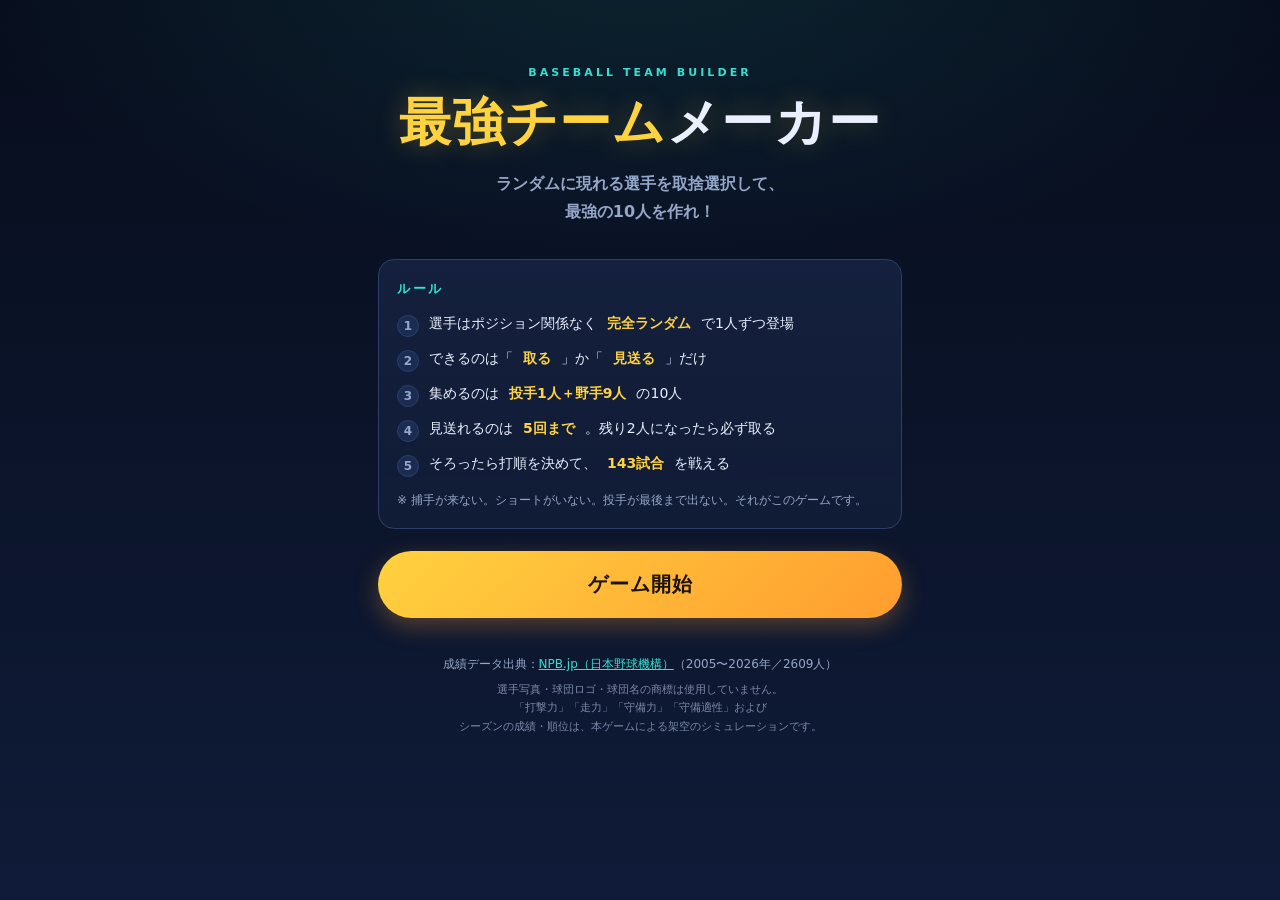
<file: index.html>
<!DOCTYPE html>
<html lang="ja">
<head>
  <meta charset="UTF-8">
  <meta name="viewport" content="width=device-width, initial-scale=1.0, viewport-fit=cover">
  <title>最強チームメーカー</title>
  <meta name="description" content="ランダムに現れる選手を取捨選択して、最強の10人を作れ！ 取るか、見送るか。集めたメンバーで143試合のシーズンも戦える野球チーム編成ゲーム。">

  <meta property="og:title" content="最強チームメーカー">
  <meta property="og:description" content="ランダムに現れる選手を取捨選択して、最強の10人を作れ！">
  <meta property="og:type" content="website">
  <meta name="twitter:card" content="summary_large_image">

  <link rel="stylesheet" href="css/style.css">
</head>
<body>

<div id="app">

  <!-- ============ ① トップ画面 ============ -->
  <section class="screen is-active" id="screen-top">
    <div class="container">

      <div class="ad-slot" data-ad-slot="top-header"></div>

      <header class="hero">
        <p class="hero__eyebrow">BASEBALL TEAM BUILDER</p>
        <h1 class="hero__title">
          <span class="hero__title-main">最強チーム</span><span class="hero__title-sub">メーカー</span>
        </h1>
        <p class="hero__lead">
          ランダムに現れる選手を取捨選択して、<br>最強の10人を作れ！
        </p>
      </header>

      <div class="rules">
        <h2 class="rules__heading">ルール</h2>
        <ul class="rules__list">
          <li><span class="rules__num">1</span>選手はポジション関係なく<b>完全ランダム</b>で1人ずつ登場</li>
          <li><span class="rules__num">2</span>できるのは「<b>取る</b>」か「<b>見送る</b>」だけ</li>
          <li><span class="rules__num">3</span>集めるのは<b>投手1人＋野手9人</b>の10人</li>
          <li><span class="rules__num">4</span>見送れるのは<b>5回まで</b>。残り2人になったら必ず取る</li>
          <li><span class="rules__num">5</span>そろったら打順を決めて、<b>143試合</b>を戦える</li>
        </ul>
        <p class="rules__note">※ 捕手が来ない。ショートがいない。投手が最後まで出ない。それがこのゲームです。</p>
      </div>

      <div class="ad-slot" data-ad-slot="top-before-start"></div>

      <div class="cta">
        <button type="button" class="btn btn--primary btn--xl" id="btn-start">ゲーム開始</button>
      </div>

      <footer class="footer">
        <p data-meta-source></p>
        <p class="footer__small">
          選手写真・球団ロゴ・球団名の商標は使用していません。<br>
          「打撃力」「走力」「守備力」「守備適性」および<br>
          シーズンの成績・順位は、本ゲームによる架空のシミュレーションです。
        </p>
      </footer>

    </div>
  </section>


  <!-- ============ ② 獲得画面 ============ -->
  <section class="screen" id="screen-game">

    <div class="gamebar">
      <div class="gamebar__inner">
        <div class="gamebar__team">
          <span class="gamebar__label">現在のチーム</span>
          <strong id="g-count">0 / 10</strong>
          <span class="gamebar__need" id="g-need"></span>
        </div>
        <div class="gamebar__pass" id="g-pass-left">見送り残り：5回</div>
      </div>
      <div class="gamebar__progress"><i id="g-progress"></i></div>
    </div>

    <div class="container container--game">
      <div class="flash" id="g-flash"></div>
      <div id="g-card"></div>

      <div class="choice" id="g-choice">
        <button type="button" class="btn btn--take" id="btn-take-p" hidden>
          投手として取る<span class="btn__sub"></span>
        </button>
        <button type="button" class="btn btn--take2" id="btn-take-f" hidden>
          野手として取る<span class="btn__sub"></span>
        </button>
        <button type="button" class="btn btn--pass" id="btn-pass">
          見送る<span class="btn__sub">残り 5 回</span>
        </button>
        <button type="button" class="btn btn--take" id="btn-take">
          取る<span class="btn__sub">チームに加える</span>
        </button>
      </div>

      <div class="roster">
        <h2 class="roster__heading">獲得した選手</h2>
        <div class="roster__list" id="g-roster"></div>
      </div>

      <div class="subactions">
        <button type="button" class="btn-text" id="btn-give-up">最初からやり直す</button>
      </div>
    </div>
  </section>


  <!-- ============ ③ メンバー確認画面 ============ -->
  <section class="screen" id="screen-roster">
    <div class="container">
      <header class="pagehead">
        <p class="pagehead__eyebrow">MEMBERS</p>
        <h1 class="pagehead__title">あなたのチームは<br>10人揃いました！</h1>
        <p class="pagehead__lead">投手1人・野手9人。ここからどうしますか？</p>
      </header>

      <div id="ro-list"></div>

      <div class="cta">
        <button type="button" class="btn btn--primary btn--xl" id="btn-go-season">
          投手を補充してシーズン開始
          <span class="btn__sub">143試合を戦って順位を見る</span>
        </button>
      </div>
      <div class="cta">
        <button type="button" class="btn btn--ghost" id="btn-go-lineup">
          スタメンを組む
          <span class="btn__sub">打順と守備位置を決めてチーム評価だけ見る</span>
        </button>
      </div>

      <div class="section" id="ro-rest"></div>

      <footer class="footer"><p data-meta-source></p></footer>
    </div>
  </section>


  <!-- ============ ④ 打順・守備位置 ============ -->
  <section class="screen" id="screen-lineup">
    <div class="container">
      <header class="pagehead">
        <h1 class="pagehead__title">打順・守備位置</h1>
        <p class="pagehead__lead">
          ▲▼で打順を入れ替え、プルダウンで守る場所を選びます。<br>
          適性が低い場所に置くこともできます（そのぶん評価は下がります）。
        </p>
      </header>

      <div id="l-head"></div>
      <div class="warn" id="l-warn"></div>
      <ol class="slots" id="l-list"></ol>

      <div class="cta cta--row">
        <button type="button" class="btn btn--ghost" id="btn-lineup-auto">おまかせ配置</button>
        <button type="button" class="btn btn--primary" id="btn-lineup-done">完成！</button>
      </div>
    </div>
  </section>


  <!-- ============ ⑤ シーズン開始前 ============ -->
  <section class="screen" id="screen-season-setup">
    <div class="container">
      <header class="pagehead">
        <p class="pagehead__eyebrow">SEASON SETUP</p>
        <h1 class="pagehead__title">シーズン開始前</h1>
        <p class="pagehead__lead">投手を補充して、143試合を戦う準備をします。</p>
      </header>

      <div class="section">
        <h2 class="section__title">チーム名</h2>
        <input type="text" id="ss-name" class="textinput" value="マイチーム" maxlength="12"
               placeholder="チーム名（12文字まで）">
      </div>

      <div class="section">
        <h2 class="section__title">リーグを選ぶ</h2>
        <div class="radios" id="ss-league">
          <label class="radio"><input type="radio" name="league" value="central"><span>セ・リーグ</span></label>
          <label class="radio"><input type="radio" name="league" value="pacific" checked><span>パ・リーグ</span></label>
        </div>
        <p class="section__lead" id="ss-dh-note"></p>
      </div>

      <div class="section">
        <h2 class="section__title">投手を補充する</h2>
        <p class="section__lead">
          1年を戦うには投手が足りません。候補の中から選んでください。<br>
          <b id="ss-pool-info"></b>
        </p>
        <div class="cta">
          <button type="button" class="btn btn--ghost" id="btn-pool-auto">おまかせで選ぶ</button>
        </div>
        <div class="picks" id="ss-pool"></div>
      </div>

      <div class="section">
        <h2 class="section__title">投手の役割</h2>
        <p class="section__lead">先発・中継ぎ・セットアッパー・抑えを決めます。</p>
        <ul class="roles" id="ss-roles"></ul>
      </div>

      <div class="section">
        <h2 class="section__title">打順・守備位置</h2>
        <div id="ss-lineup"></div>
        <div class="cta">
          <button type="button" class="btn btn--ghost" id="btn-set-lineup">打順・守備を決める</button>
        </div>
      </div>

      <div class="cta">
        <button type="button" class="btn btn--primary btn--xl" id="btn-opening" disabled>開幕</button>
      </div>

      <footer class="footer"><p data-meta-source></p></footer>
    </div>
  </section>


  <!-- ============ ⑥ シーズン結果 ============ -->
  <section class="screen" id="screen-season">
    <div class="container">
      <header class="pagehead" id="sr-head"></header>

      <div class="tabs" id="sr-tabs">
        <button type="button" data-tab="bat" class="is-on">打撃成績</button>
        <button type="button" data-tab="pit">投球成績</button>
        <button type="button" data-tab="rank">順位表</button>
      </div>

      <div id="sr-body"></div>

      <div class="section" id="sr-series"></div>

      <p class="next-note" id="sr-next-note"></p>
      <div class="cta">
        <button type="button" class="btn btn--primary btn--xl" id="btn-cs" hidden>CSへ進む</button>
        <button type="button" class="btn btn--primary btn--xl" id="btn-ns" hidden>日本シリーズへ進む</button>
      </div>

      <div id="sr-final"></div>

      <div class="ad-slot" data-ad-slot="result"></div>

      <div id="sr-actions" hidden>
        <div class="cta">
          <button type="button" class="btn btn--primary" id="btn-season-image">結果を画像にする</button>
        </div>
        <div class="cta cta--row">
          <button type="button" class="btn btn--x" id="btn-season-x">Xでシェア</button>
          <button type="button" class="btn btn--ghost" id="btn-season-again">もう一度あそぶ</button>
        </div>
      </div>

      <footer class="footer">
        <p data-meta-source></p>
        <p class="footer__small">シーズンの成績・順位はこのゲームによる架空のシミュレーションです。</p>
      </footer>
    </div>
  </section>


  <!-- ============ ⑦ チーム評価（スタメンを組む道） ============ -->
  <section class="screen" id="screen-result">
    <div class="container">
      <header class="pagehead"><h1 class="pagehead__title">チーム評価</h1></header>

      <div id="r-body"></div>

      <div class="ad-slot" data-ad-slot="result"></div>

      <div id="r-actions-own">
        <div class="cta">
          <button type="button" class="btn btn--primary" id="btn-result-image">このチームを画像にする</button>
        </div>
        <div class="cta cta--row">
          <button type="button" class="btn btn--x" id="btn-result-x">Xでシェア</button>
          <button type="button" class="btn btn--ghost" id="btn-result-copy">URLをコピー</button>
        </div>
        <p class="copy-msg" id="r-copy-msg" hidden></p>
        <div class="subactions">
          <button type="button" class="btn-text" id="btn-back-lineup">編成をやり直す</button>
          <button type="button" class="btn-text" id="btn-result-again">もう一度あそぶ</button>
        </div>
      </div>

      <div id="r-actions-guest" hidden>
        <div class="cta">
          <a class="btn btn--primary" href="index.html">自分も作ってみる</a>
        </div>
      </div>

      <footer class="footer"><p data-meta-source></p></footer>
    </div>
  </section>

</div>


<!-- 演出 -->
<div class="complete" id="complete-overlay">
  <div class="complete__inner">
    <p class="complete__big">メンバーが揃いました！</p>
    <p class="complete__sub"></p>
  </div>
</div>

<!-- 結果画像の表示 -->
<div class="overlay" id="image-overlay">
  <div class="overlay__panel">
    <div class="overlay__box" id="image-box"></div>
    <p class="overlay__hint">スマホは画像を長押しして保存できます。</p>
    <div class="overlay__actions">
      <a class="btn btn--primary" id="image-download" download="saikyo-team.png">画像を保存</a>
      <button type="button" class="btn btn--ghost" id="image-close">閉じる</button>
    </div>
  </div>
</div>


<!-- 選手データ（自動生成。tools/build-players.js が作る） -->
<script src="js/players-data.js"></script>

<!-- ゲーム本体 -->
<script src="js/config.js"></script>
<script src="js/positions.js"></script>
<script src="js/data.js"></script>
<script src="js/storage.js"></script>
<script src="js/ui.js"></script>
<script src="js/evaluate.js"></script>
<script src="js/game.js"></script>
<script src="js/roster.js"></script>
<script src="js/lineup.js"></script>
<script src="js/season.js"></script>
<script src="js/season-ui.js"></script>
<script src="js/season-result.js"></script>
<script src="js/share.js"></script>
<script src="js/result.js"></script>
<script src="js/ads.js"></script>
<script src="js/main.js"></script>
</body>
</html>
</file>
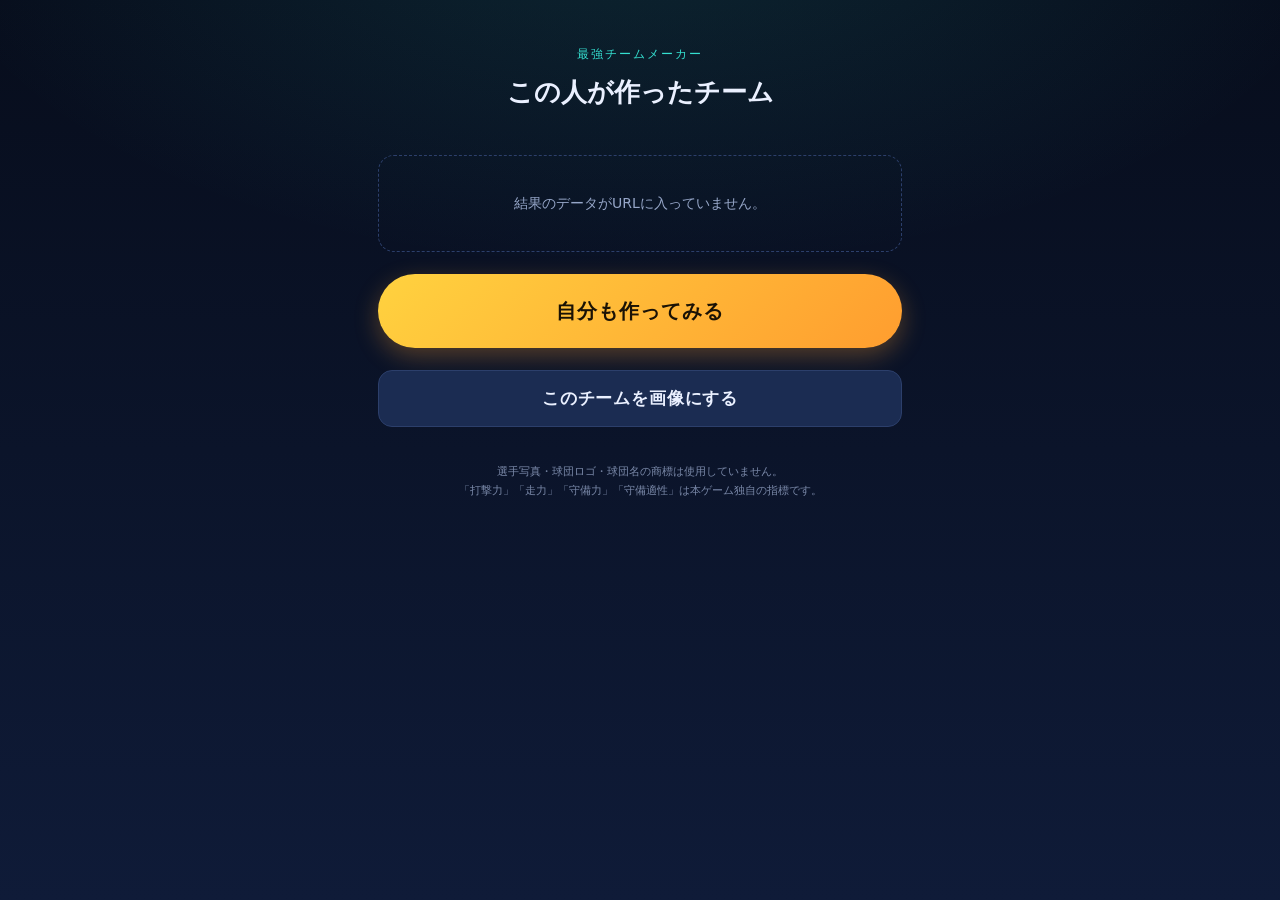
<file: result.html>
<!DOCTYPE html>
<html lang="ja">
<head>
  <meta charset="UTF-8">
  <meta name="viewport" content="width=device-width, initial-scale=1.0, viewport-fit=cover">
  <title>作られたチーム｜最強チームメーカー</title>
  <meta name="description" content="最強チームメーカーで作られたチームの結果ページ。">
  <meta name="robots" content="noindex">

  <meta property="og:title" content="最強チームメーカー">
  <meta property="og:description" content="ランダムに現れる選手を取捨選択して、最強の9人を作れ！">
  <meta property="og:type" content="website">
  <meta name="twitter:card" content="summary_large_image">

  <link rel="stylesheet" href="css/style.css">
</head>
<body>

<div id="app">
  <section class="screen is-active">
    <div class="container">

      <header class="pagehead">
        <p class="pagehead__eyebrow"><a href="index.html">最強チームメーカー</a></p>
        <h1 class="pagehead__title">この人が作ったチーム</h1>
      </header>

      <div id="r-body"></div>

      <div class="ad-slot" data-ad-slot="result"></div>

      <!-- Result.render() が使うので、中身が無くても置いておく -->
      <div id="r-actions-own" hidden></div>

      <div id="r-actions-guest">
        <div class="cta">
          <a class="btn btn--primary btn--xl" href="index.html">自分も作ってみる</a>
        </div>
        <div class="cta">
          <button type="button" class="btn btn--ghost" id="btn-guest-image">このチームを画像にする</button>
        </div>
      </div>

      <footer class="footer">
        <p data-meta-source></p>
        <p class="footer__small">
          選手写真・球団ロゴ・球団名の商標は使用していません。<br>
          「打撃力」「走力」「守備力」「守備適性」は本ゲーム独自の指標です。
        </p>
      </footer>

    </div>
  </section>
</div>

<div class="overlay" id="image-overlay">
  <div class="overlay__panel">
    <div class="overlay__box" id="image-box"></div>
    <p class="overlay__hint">スマホは画像を長押しして保存できます。</p>
    <div class="overlay__actions">
      <a class="btn btn--primary" id="image-download" download="saikyo-team.png">画像を保存</a>
      <button type="button" class="btn btn--ghost" id="image-close">閉じる</button>
    </div>
  </div>
</div>

<script src="js/players-data.js"></script>
<script src="js/config.js"></script>
<script src="js/positions.js"></script>
<script src="js/data.js"></script>
<script src="js/storage.js"></script>
<script src="js/ui.js"></script>
<script src="js/evaluate.js"></script>
<script src="js/share.js"></script>
<script src="js/result.js"></script>
<script src="js/ads.js"></script>
<script src="js/result-page.js"></script>
</body>
</html>
</file>
<file: css/style.css>
/* ==================================================
   最強チームメーカー  style.css
   スマートフォン優先（モバイルファースト）。
   色や余白は :root の変数にまとめてあるので、
   雰囲気を変えたいときはそこだけ直せばよい。
   ================================================== */

:root {
  --c-bg:        #070d1c;
  --c-bg-2:      #0f1b38;
  --c-panel:     #14203d;
  --c-panel-2:   #1b2c52;
  --c-line:      #2c3f6b;
  --c-text:      #eaf0ff;
  --c-text-dim:  #96a6c8;
  --c-accent:    #ffd23f;
  --c-accent-2:  #35e0d0;
  --c-take:      #3ddc84;
  --c-pass:      #ff5c72;

  --radius: 16px;
  --maxw:   560px;

  color-scheme: dark;
}

* { box-sizing: border-box; }
html, body { margin: 0; padding: 0; }

/* hidden を付けた要素は必ず隠す。
   ボタンなどに display を指定していると、それに負けてしまうため。 */
[hidden] { display: none !important; }

body {
  min-height: 100dvh;
  /* 上のほうだけ光らせて、下に向かって色が変わる背景。
     background-attachment: fixed を使うと縦に長いページで境目が見えるので使わない。 */
  background-color: var(--c-bg-2);
  background-image:
    radial-gradient(1200px 600px at 50% -10%, rgba(53,224,208,.12), transparent 60%),
    linear-gradient(180deg, var(--c-bg) 0%, var(--c-bg-2) 900px);
  background-repeat: no-repeat;
  color: var(--c-text);
  font-family: "Hiragino Kaku Gothic ProN","Hiragino Sans","Noto Sans JP","Yu Gothic",Meiryo,system-ui,-apple-system,sans-serif;
  font-size: 16px;
  line-height: 1.7;
  -webkit-text-size-adjust: 100%;
  -webkit-font-smoothing: antialiased;
}

a { color: var(--c-accent-2); }

/* --- 画面の切り替え --- */
.screen { display: none; }
.screen.is-active { display: block; animation: fade-in .35s ease; }
@keyframes fade-in {
  from { opacity: 0; transform: translateY(8px); }
  to   { opacity: 1; transform: none; }
}

.container {
  width: 100%;
  max-width: var(--maxw);
  margin: 0 auto;
  padding: 24px 18px calc(48px + env(safe-area-inset-bottom));
}
.container--game { padding-top: 92px; }


/* ==================================================
   トップ画面
   ================================================== */
.hero { text-align: center; padding: 20px 0 8px; }
.hero__eyebrow {
  margin: 0 0 10px; font-size: 11px; letter-spacing: .28em;
  color: var(--c-accent-2); font-weight: 700;
}
.hero__title {
  margin: 0; font-size: clamp(34px, 11vw, 52px); line-height: 1.15;
  font-weight: 900; letter-spacing: .02em;
  text-shadow: 0 0 28px rgba(255,210,63,.28);
}
.hero__title-main { color: var(--c-accent); }
.hero__lead { margin: 18px auto 0; font-size: 15px; color: var(--c-text-dim); font-weight: 600; }

.rules {
  margin-top: 26px; padding: 18px;
  background: linear-gradient(180deg, var(--c-panel) 0%, rgba(20,32,61,.6) 100%);
  border: 1px solid var(--c-line); border-radius: var(--radius);
}
.rules__heading { margin: 0 0 12px; font-size: 13px; letter-spacing: .2em; color: var(--c-accent-2); font-weight: 800; }
.rules__list { margin: 0; padding: 0; list-style: none; display: grid; gap: 10px; }
.rules__list li { display: flex; align-items: flex-start; gap: 10px; font-size: 14px; }
.rules__list b { color: var(--c-accent); }
.rules__num {
  flex: 0 0 22px; height: 22px; margin-top: 3px; border-radius: 50%;
  background: var(--c-panel-2); border: 1px solid var(--c-line);
  color: var(--c-text-dim); font-size: 12px; font-weight: 800;
  line-height: 20px; text-align: center;
}
.rules__note { margin: 14px 0 0; font-size: 12px; line-height: 1.6; color: var(--c-text-dim); }


/* ==================================================
   ボタン
   ================================================== */
.btn {
  display: flex; flex-direction: column; align-items: center; justify-content: center;
  width: 100%; padding: 16px 18px; border: none; border-radius: 14px;
  font-family: inherit; font-size: 17px; font-weight: 800; letter-spacing: .05em;
  text-decoration: none; cursor: pointer;
  transition: transform .12s ease, box-shadow .2s ease, opacity .2s ease;
  -webkit-tap-highlight-color: transparent;
}
.btn:active { transform: scale(.97); }
.btn:disabled { opacity: .35; cursor: not-allowed; transform: none; }
.btn__sub { display: block; margin-top: 2px; font-size: 11px; font-weight: 700; opacity: .8; letter-spacing: .02em; }

.btn--primary { background: linear-gradient(135deg,#ffd23f,#ff9d2f); color: #1a1205; box-shadow: 0 8px 24px rgba(255,160,47,.3); }
.btn--xl { padding: 20px; font-size: 20px; border-radius: 999px; }
.btn--ghost { background: var(--c-panel-2); color: var(--c-text); border: 1px solid var(--c-line); }
.btn--x { background: #000; color: #fff; border: 1px solid #3a3a3a; }
.btn--take { background: linear-gradient(135deg,#4bf39a,#20b464); color: #04220f; box-shadow: 0 8px 22px rgba(61,220,132,.28); }
.btn--pass { background: linear-gradient(135deg,#ff7a8c,#e0334c); color: #2b0207; box-shadow: 0 8px 22px rgba(255,92,114,.22); }

.cta { margin-top: 22px; }
.cta--row { display: grid; grid-template-columns: 1fr 1fr; gap: 10px; }
.cta--row .btn { font-size: 15px; padding: 15px 8px; }

.btn-text {
  background: none; border: none; color: var(--c-text-dim);
  font-family: inherit; font-size: 13px; text-decoration: underline;
  cursor: pointer; padding: 8px 10px;
}
.subactions { margin-top: 22px; display: flex; justify-content: center; gap: 6px; flex-wrap: wrap; }


/* ==================================================
   ガチャ画面
   ================================================== */
.gamebar {
  position: fixed; top: 0; left: 0; right: 0; z-index: 20;
  background: rgba(7,13,28,.92);
  backdrop-filter: blur(8px);
  border-bottom: 1px solid var(--c-line);
  padding-top: env(safe-area-inset-top);
}
.gamebar__inner {
  max-width: var(--maxw); margin: 0 auto; padding: 10px 18px 8px;
  display: flex; align-items: center; justify-content: space-between; gap: 12px;
}
.gamebar__label { display: block; font-size: 10px; letter-spacing: .18em; color: var(--c-text-dim); }
.gamebar__team strong { font-size: 22px; font-weight: 900; color: var(--c-accent); }
.gamebar__pass {
  font-size: 13px; font-weight: 800; color: var(--c-text);
  background: rgba(255,92,114,.14); border: 1px solid rgba(255,92,114,.45);
  border-radius: 999px; padding: 6px 14px; white-space: nowrap;
}
.gamebar__progress { height: 3px; background: rgba(255,255,255,.08); }
.gamebar__progress i { display: block; height: 100%; width: 0; background: var(--c-accent); transition: width .3s ease; }

/* ぱっと出るメッセージ */
.flash {
  position: fixed; top: 96px; left: 50%; transform: translate(-50%, -8px);
  z-index: 30; padding: 8px 20px; border-radius: 999px;
  font-size: 14px; font-weight: 800; opacity: 0; pointer-events: none;
  transition: opacity .2s ease, transform .2s ease;
}
.flash.is-on { opacity: 1; transform: translate(-50%, 0); }
.flash--ok   { background: var(--c-take); color: #04220f; }
.flash--pass { background: var(--c-pass); color: #2b0207; }


/* --- 選手カード --- */
.card {
  background: linear-gradient(180deg, var(--c-panel) 0%, #101a33 100%);
  border: 1px solid var(--c-line); border-radius: 20px;
  padding: 16px; box-shadow: 0 14px 40px rgba(0,0,0,.4);
  animation: card-in .3s ease;
}
@keyframes card-in {
  from { opacity: 0; transform: translateY(14px) scale(.98); }
  to   { opacity: 1; transform: none; }
}

.card__top { display: grid; grid-template-columns: 64px 1fr auto; gap: 12px; align-items: center; }
.card__avatar { width: 64px; height: 64px; }
.avatar { width: 100%; height: 100%; display: block; border-radius: 50%; }

.card__pos {
  display: inline-flex; align-items: baseline; gap: 6px;
  font-size: 11px; font-weight: 800; letter-spacing: .1em;
  background: var(--c-panel-2); border: 1px solid var(--c-line);
  border-radius: 999px; padding: 2px 10px; color: var(--c-accent-2);
}
.card__pos small { font-size: 10px; opacity: .8; }
.card__name { margin: 4px 0 0; font-size: 22px; font-weight: 900; line-height: 1.25; }
.card__team { margin: 0; font-size: 12px; color: var(--c-text-dim); }

.card__ovr { text-align: center; }
.card__ovr span { display: block; font-size: 10px; letter-spacing: .14em; color: var(--c-text-dim); }
.card__ovr b { font-size: 32px; font-weight: 900; color: var(--c-accent); line-height: 1; }

.card__stats {
  margin-top: 14px; display: grid; grid-template-columns: repeat(3, 1fr); gap: 8px;
}
.kv {
  background: rgba(255,255,255,.05); border-radius: 10px; padding: 7px 4px; text-align: center;
}
.kv span { display: block; font-size: 10px; color: var(--c-text-dim); letter-spacing: .08em; }
.kv b { font-size: 17px; font-weight: 800; }

.card__bars { margin-top: 14px; display: grid; gap: 7px; }
.stat { display: grid; grid-template-columns: 44px 1fr 30px; align-items: center; gap: 8px; }
.stat__label { font-size: 11px; color: var(--c-text-dim); }
.stat__bar { height: 7px; background: rgba(255,255,255,.08); border-radius: 999px; overflow: hidden; }
.stat__bar i { display: block; height: 100%; background: linear-gradient(90deg,#35e0d0,#ffd23f); }
.stat__val { font-size: 12px; font-weight: 800; text-align: right; color: var(--c-text-dim); }

.card__fits {
  margin-top: 14px; padding-top: 12px; border-top: 1px dashed var(--c-line);
  display: flex; flex-wrap: wrap; align-items: center; gap: 6px;
}
.card__fits-label { font-size: 11px; color: var(--c-text-dim); margin-right: 2px; }

/* 適性タグ */
.fit {
  display: inline-block; font-size: 11px; font-weight: 800;
  border-radius: 6px; padding: 2px 8px; white-space: nowrap;
}
.fit--A { background: rgba(61,220,132,.18); color: #6ff0a8; border: 1px solid rgba(61,220,132,.45); }
.fit--B { background: rgba(255,210,63,.16); color: #ffd96b; border: 1px solid rgba(255,210,63,.4); }
.fit--C { background: rgba(255,157,47,.16); color: #ffb976; border: 1px solid rgba(255,157,47,.4); }
.fit---, .fit--none { background: rgba(255,92,114,.16); color: #ff8f9f; border: 1px solid rgba(255,92,114,.45); }

/* --- 取る／見送る --- */
.choice {
  margin-top: 18px; display: grid; grid-template-columns: 1fr 1.25fr; gap: 12px;
}
.choice .btn { padding: 20px 12px; font-size: 20px; border-radius: 18px; }

/* --- 獲得済み --- */
.roster { margin-top: 26px; }
.roster__heading { margin: 0 0 10px; font-size: 12px; letter-spacing: .16em; color: var(--c-text-dim); font-weight: 800; }
.roster__list { display: flex; flex-wrap: wrap; gap: 6px; }
.roster__empty { margin: 0; font-size: 12px; color: var(--c-text-dim); }
.chip {
  display: inline-flex; align-items: center; gap: 5px;
  background: var(--c-panel); border: 1px solid var(--c-line);
  border-radius: 999px; padding: 4px 11px 4px 5px; font-size: 12px; font-weight: 700;
}
.chip b {
  display: inline-grid; place-items: center; width: 19px; height: 19px;
  border-radius: 50%; background: var(--c-accent-2); color: #06202a; font-size: 11px;
}


/* --- 守備位置ごとの色（カード・結果表・獲得リストで共通） --- */
.row__pos[data-pos="投"], .chip[data-pos="投"] b { background:#ff7a59; }
.row__pos[data-pos="捕"], .chip[data-pos="捕"] b { background:#ffd23f; }
.row__pos[data-pos="一"], .chip[data-pos="一"] b { background:#7ee787; }
.row__pos[data-pos="二"], .chip[data-pos="二"] b { background:#35e0d0; }
.row__pos[data-pos="三"], .chip[data-pos="三"] b { background:#69b6ff; }
.row__pos[data-pos="遊"], .chip[data-pos="遊"] b { background:#a78bfa; }
.row__pos[data-pos="左"], .chip[data-pos="左"] b { background:#ff9de2; }
.row__pos[data-pos="中"], .chip[data-pos="中"] b { background:#ffb86b; }
.row__pos[data-pos="右"], .chip[data-pos="右"] b { background:#8fd3ff; }


/* ==================================================
   編成画面
   ================================================== */
.pagehead { text-align: center; margin-bottom: 18px; }
.pagehead__eyebrow { margin: 0 0 6px; font-size: 12px; letter-spacing: .16em; }
.pagehead__eyebrow a { text-decoration: none; }
.pagehead__title { margin: 0; font-size: 26px; font-weight: 900; }
.pagehead__lead { margin: 10px 0 0; font-size: 13px; color: var(--c-text-dim); line-height: 1.7; }

.warn {
  margin-bottom: 14px; padding: 10px 14px; border-radius: 12px; font-size: 13px; font-weight: 700;
  background: rgba(255,92,114,.12); border: 1px solid rgba(255,92,114,.4); color: #ffb3bd;
}
.warn--ok { background: rgba(61,220,132,.12); border-color: rgba(61,220,132,.4); color: #8df0b6; }
.warn:empty { display: none; }

.slots { list-style: none; margin: 0; padding: 0; display: grid; gap: 8px; }
.slot {
  display: grid; grid-template-columns: 44px 1fr 34px; gap: 10px; align-items: center;
  background: var(--c-panel); border: 1px solid var(--c-line);
  border-radius: 14px; padding: 10px 10px 10px 6px;
}
.slot--dup { border-color: rgba(255,92,114,.7); background: rgba(255,92,114,.08); }
.slot__order { text-align: center; font-size: 22px; font-weight: 900; color: var(--c-accent); line-height: 1.1; }
.slot__order small { display: block; font-size: 9px; color: var(--c-text-dim); font-weight: 700; }
.slot__name { font-size: 15px; font-weight: 800; line-height: 1.35; }
.slot__meta { display: block; font-size: 10.5px; color: var(--c-text-dim); font-weight: 600; }
.slot__pick { margin-top: 7px; display: flex; align-items: center; gap: 7px; }
.slot__pick select {
  flex: 1 1 auto; min-width: 0;
  background: var(--c-panel-2); color: var(--c-text);
  border: 1px solid var(--c-line); border-radius: 9px;
  padding: 8px 8px; font-family: inherit; font-size: 13.5px; font-weight: 700;
}
.slot__move { display: grid; gap: 4px; }
.slot__move button {
  width: 34px; height: 27px; border-radius: 8px; cursor: pointer;
  background: var(--c-panel-2); border: 1px solid var(--c-line);
  color: var(--c-text); font-size: 11px;
}
.slot__move button:disabled { opacity: .3; cursor: not-allowed; }


/* ==================================================
   結果画面
   ================================================== */
.verdict {
  text-align: center; padding: 22px 16px;
  background: linear-gradient(180deg, var(--c-panel) 0%, #101a33 100%);
  border: 1px solid var(--c-line); border-radius: 20px;
}
.verdict__stars { margin: 0; font-size: 30px; letter-spacing: .08em; color: var(--c-accent); line-height: 1; }
.verdict__title { margin: 12px 0 0; font-size: 25px; font-weight: 900; }
.verdict__total { margin: 8px 0 0; line-height: 1; }
.verdict__total b { font-size: 62px; font-weight: 900; color: var(--c-accent); }
.verdict__total span { font-size: 18px; font-weight: 800; color: var(--c-text-dim); margin-left: 4px; }
.verdict__comment { margin: 12px 0 0; font-size: 14px; color: var(--c-text-dim); }

.scores { margin-top: 14px; display: grid; gap: 7px; }
.score {
  display: grid; grid-template-columns: 60px 1fr 40px; align-items: center; gap: 10px;
  background: rgba(255,255,255,.05); border-radius: 12px; padding: 9px 14px;
}
.score__label { font-size: 12px; color: var(--c-text-dim); font-weight: 700; }
.score__stars { font-size: 19px; color: var(--c-accent); letter-spacing: .06em; }
.score__num { font-size: 14px; font-weight: 800; text-align: right; color: var(--c-text-dim); }

.defense-note {
  margin-top: 12px; padding: 12px 14px; border-radius: 12px; font-size: 14px; font-weight: 700;
  background: rgba(53,224,208,.1); border: 1px solid rgba(53,224,208,.35); color: #8bf0e6;
}

.rows { list-style: none; margin: 18px 0 0; padding: 0; display: grid; gap: 6px; }
.row {
  display: grid; grid-template-columns: 24px 28px 1fr auto; gap: 9px; align-items: center;
  background: var(--c-panel); border: 1px solid var(--c-line);
  border-radius: 12px; padding: 9px 12px;
}
.row__order { font-size: 15px; font-weight: 900; color: var(--c-accent); text-align: center; }
.row__pos {
  display: grid; place-items: center; width: 28px; height: 28px; border-radius: 50%;
  background: var(--c-accent-2); color: #06202a; font-size: 14px; font-weight: 900;
}
.row__name { font-size: 14.5px; font-weight: 800; line-height: 1.3; min-width: 0; }
.row__name small { display: block; font-size: 10.5px; color: var(--c-text-dim); font-weight: 600; }

.copy-msg { margin: 10px 0 0; text-align: center; font-size: 13px; color: var(--c-accent-2); }


/* ==================================================
   演出・オーバーレイ
   ================================================== */
.complete {
  position: fixed; inset: 0; z-index: 60; display: grid; place-items: center;
  background: rgba(4,8,18,.86); opacity: 0; pointer-events: none; transition: opacity .3s ease;
}
.complete.is-on { opacity: 1; pointer-events: auto; }
.complete__inner { text-align: center; padding: 20px; }
.complete__big {
  margin: 0; font-size: clamp(30px, 9vw, 46px); font-weight: 900; color: var(--c-accent);
  text-shadow: 0 0 36px rgba(255,210,63,.5);
  animation: pop .5s cubic-bezier(.2,1.4,.4,1);
}
.complete__sub { margin: 12px 0 0; font-size: 15px; color: var(--c-text); }
@keyframes pop {
  from { transform: scale(.6); opacity: 0; }
  to   { transform: scale(1); opacity: 1; }
}

.overlay {
  position: fixed; inset: 0; z-index: 70; overflow-y: auto;
  background: rgba(4,8,18,.9); display: none; padding: 20px 14px;
}
.overlay.is-on { display: block; }
.overlay__panel { max-width: 420px; margin: 0 auto; }
.overlay__box img { width: 100%; height: auto; display: block; border-radius: 12px; box-shadow: 0 12px 40px rgba(0,0,0,.6); }
.overlay__hint { margin: 12px 0; text-align: center; font-size: 12px; color: var(--c-text-dim); }
.overlay__actions { display: grid; grid-template-columns: 1fr 1fr; gap: 10px; padding-bottom: env(safe-area-inset-bottom); }


/* ==================================================
   広告枠・フッター・その他
   ================================================== */
.ad-slot { margin: 18px 0; text-align: center; }
.ad-slot:empty { display: none; }
.ad-placeholder {
  border: 1px dashed var(--c-line); border-radius: 12px;
  padding: 24px 10px; font-size: 12px; color: var(--c-text-dim);
}

.footer { margin-top: 36px; text-align: center; font-size: 12px; color: var(--c-text-dim); }
.footer p { margin: 6px 0; }
.footer__small { font-size: 11px; line-height: 1.7; opacity: .8; }

.placeholder {
  margin-top: 40px; padding: 36px 20px;
  border: 1px dashed var(--c-line); border-radius: var(--radius);
  text-align: center; color: var(--c-text-dim); font-size: 14px;
}


/* ==================================================
   画面が広いとき
   ================================================== */
@media (min-width: 640px) {
  .container { padding-top: 44px; }
  .container--game { padding-top: 104px; }
  .hero__lead { font-size: 16px; }
}


/* ==================================================
   ここから、10人制・シーズン対応で追加した見た目
   ================================================== */

/* --- 獲得画面：残り枠の表示 --- */
.gamebar__need {
  display: inline-block; margin-left: 8px; font-size: 11px;
  color: var(--c-text-dim); font-weight: 700; vertical-align: 3px;
}

/* --- 二刀流のときは3つのボタンになる --- */
.choice--twoway { grid-template-columns: 1fr 1fr; }
.choice--twoway .btn { font-size: 17px; padding: 16px 8px; }
.choice--twoway .btn--pass { grid-column: 1 / -1; font-size: 18px; }

.btn--take2 {
  background: linear-gradient(135deg, #6ec7ff, #2f7fd6);
  color: #03192b; box-shadow: 0 8px 22px rgba(78, 165, 232, .26);
}

/* --- 二刀流カード --- */
.card--twoway { border-color: rgba(255, 210, 63, .55); }
.card__split {
  margin: 12px 0 6px; font-size: 11px; font-weight: 800;
  letter-spacing: .12em; color: var(--c-accent-2);
}
.tag-tw, .tag-own {
  display: inline-block; margin-left: 6px; padding: 1px 6px; border-radius: 5px;
  font-size: 10px; font-style: normal; font-weight: 800; vertical-align: 1px;
}
.tag-tw  { background: rgba(255,210,63,.2); color: #ffd96b; }
.tag-own { background: rgba(53,224,208,.18); color: #7ceee2; }

/* --- 一覧の総合値 --- */
.row__ovr { font-size: 15px; font-weight: 900; color: var(--c-accent); }

/* 打順の番号が無い一覧（メンバー確認画面など） */
.rows--plain .row { grid-template-columns: 28px 1fr auto; }

/* --- セクション --- */
.section { margin-top: 30px; }
.section__title {
  margin: 0 0 8px; font-size: 13px; letter-spacing: .16em;
  color: var(--c-accent-2); font-weight: 800;
}
.section__lead { margin: 0 0 12px; font-size: 12.5px; color: var(--c-text-dim); line-height: 1.7; }
.ok-note {
  margin: 0; padding: 10px 14px; border-radius: 12px; font-size: 13px; font-weight: 700;
  background: rgba(61,220,132,.12); border: 1px solid rgba(61,220,132,.4); color: #8df0b6;
}
.next-note { margin: 20px 0 0; text-align: center; font-size: 13.5px; color: var(--c-text-dim); }

/* --- 残りの候補選手（おまけ） --- */
.rest-list { list-style: none; margin: 0; padding: 0; display: grid; gap: 6px; opacity: .78; }
.rest-item {
  display: grid; grid-template-columns: 52px 28px 1fr auto; gap: 9px; align-items: center;
  background: rgba(255,255,255,.04); border: 1px dashed var(--c-line);
  border-radius: 12px; padding: 8px 12px;
}
.rest-item__no { font-size: 11px; color: var(--c-text-dim); font-weight: 700; }

/* --- 打順画面の固定行 --- */
.fixed-slot {
  display: flex; align-items: center; gap: 10px; flex-wrap: wrap;
  margin-bottom: 12px; padding: 10px 12px;
  background: rgba(255,122,89,.10); border: 1px solid rgba(255,122,89,.4);
  border-radius: 12px;
}
.fixed-slot--bench { background: rgba(255,255,255,.05); border-color: var(--c-line); }
.fixed-slot--result { margin: 18px 0 6px; }
.fixed-slot__label { font-size: 11px; color: var(--c-text-dim); font-weight: 800; }
.fixed-slot__note { flex: 1 1 100%; font-size: 11px; color: var(--c-text-dim); }
.fixed-slot select {
  flex: 1 1 auto; min-width: 0; background: var(--c-panel-2); color: var(--c-text);
  border: 1px solid var(--c-line); border-radius: 9px; padding: 8px;
  font-family: inherit; font-size: 13.5px; font-weight: 700;
}
.slot__fixed {
  flex: 1 1 auto; padding: 8px; border-radius: 9px; font-size: 13.5px; font-weight: 800;
  background: rgba(255,122,89,.14); border: 1px solid rgba(255,122,89,.4); color: #ffb09a;
}

/* --- 入力まわり --- */
.textinput {
  width: 100%; padding: 12px 14px; border-radius: 12px;
  background: var(--c-panel); border: 1px solid var(--c-line); color: var(--c-text);
  font-family: inherit; font-size: 16px; font-weight: 700;
}
.radios { display: grid; grid-template-columns: 1fr 1fr; gap: 10px; }
.radio {
  display: block; position: relative; cursor: pointer;
}
.radio input { position: absolute; opacity: 0; pointer-events: none; }
.radio span {
  display: block; padding: 14px 10px; text-align: center; border-radius: 12px;
  background: var(--c-panel); border: 1px solid var(--c-line);
  font-size: 15px; font-weight: 800;
}
.radio input:checked + span {
  background: rgba(255,210,63,.16); border-color: var(--c-accent); color: var(--c-accent);
}

/* --- 投手の補充 --- */
.picks { display: grid; gap: 6px; }
.pick {
  display: grid; grid-template-columns: 22px 1fr auto; gap: 10px; align-items: center;
  padding: 9px 12px; border-radius: 12px; cursor: pointer;
  background: var(--c-panel); border: 1px solid var(--c-line);
}
.pick.is-on { border-color: var(--c-accent-2); background: rgba(53,224,208,.10); }
.pick input { width: 18px; height: 18px; accent-color: #35e0d0; }
.pick__body b { display: block; font-size: 14.5px; font-weight: 800; }
.pick__body small { display: block; font-size: 10.5px; color: var(--c-text-dim); }
.pick__ovr { font-size: 15px; font-weight: 900; color: var(--c-accent); }

/* --- 投手の役割 --- */
.roles { list-style: none; margin: 0; padding: 0; display: grid; gap: 6px; }
.rolerow {
  display: grid; grid-template-columns: 1fr 128px; gap: 10px; align-items: center;
  background: var(--c-panel); border: 1px solid var(--c-line);
  border-radius: 12px; padding: 9px 12px;
}
.rolerow__name { font-size: 14.5px; font-weight: 800; line-height: 1.3; }
.rolerow__name small { display: block; font-size: 10.5px; color: var(--c-text-dim); font-weight: 600; }
.rolerow select {
  background: var(--c-panel-2); color: var(--c-text); border: 1px solid var(--c-line);
  border-radius: 9px; padding: 8px; font-family: inherit; font-size: 13px; font-weight: 700;
}

/* --- シーズン結果のタブ --- */
.tabs {
  display: grid; grid-template-columns: repeat(3, 1fr); gap: 6px;
  margin-bottom: 16px; padding: 5px;
  background: rgba(255,255,255,.05); border-radius: 14px;
}
.tabs button {
  padding: 11px 4px; border: none; border-radius: 10px; cursor: pointer;
  background: transparent; color: var(--c-text-dim);
  font-family: inherit; font-size: 13.5px; font-weight: 800;
  -webkit-tap-highlight-color: transparent;
}
.tabs button.is-on { background: var(--c-accent); color: #1a1205; }

/* --- 成績の表 --- */
.tablewrap {
  overflow-x: auto; -webkit-overflow-scrolling: touch;
  border: 1px solid var(--c-line); border-radius: 14px;
}
.stat-table { width: 100%; border-collapse: collapse; font-size: 12.5px; white-space: nowrap; }
.stat-table th, .stat-table td { padding: 8px 9px; border-bottom: 1px solid rgba(255,255,255,.06); }
.stat-table thead th {
  position: sticky; top: 0; background: var(--c-panel-2);
  font-size: 10.5px; color: var(--c-text-dim); font-weight: 800; letter-spacing: .04em;
}
.stat-table tbody tr:last-child td { border-bottom: none; }
.stat-table .num { text-align: right; font-variant-numeric: tabular-nums; }
.stat-table .strong { font-weight: 900; color: var(--c-accent); }
.stat-table .nm { font-weight: 800; white-space: nowrap; }
.stat-table .nm small { display: block; font-size: 10px; color: var(--c-text-dim); font-weight: 600; }
.stat-table tr.is-me { background: rgba(255,210,63,.10); }
.stat-table tr.is-me .nm { color: var(--c-accent); }
.table-note { margin: 10px 2px 0; font-size: 11px; line-height: 1.7; color: var(--c-text-dim); }
.rank-lead { margin: 0 0 12px; text-align: center; font-size: 16px; font-weight: 700; }
.rank-lead b { font-size: 26px; font-weight: 900; color: var(--c-accent); }

/* --- ポストシーズン --- */
.series { list-style: none; margin: 0; padding: 0; display: grid; gap: 6px; }
.series li {
  display: flex; align-items: center; gap: 8px; flex-wrap: wrap;
  background: var(--c-panel); border: 1px solid var(--c-line);
  border-radius: 12px; padding: 10px 13px; font-size: 13.5px; font-weight: 700;
}
.series__label {
  font-size: 10px; letter-spacing: .1em; color: #0b1226;
  background: var(--c-accent-2); border-radius: 5px; padding: 2px 7px; font-weight: 800;
}
.series b { margin-left: auto; color: var(--c-accent); }

/* --- 最終結果 --- */
.final {
  margin-top: 24px; padding: 26px 18px; text-align: center;
  background: linear-gradient(180deg, var(--c-panel) 0%, #101a33 100%);
  border: 1px solid var(--c-line); border-radius: 20px;
}
.final--gold {
  background: linear-gradient(180deg, rgba(255,210,63,.18) 0%, rgba(120,80,0,.22) 100%);
  border-color: rgba(255,210,63,.6);
  box-shadow: 0 0 50px rgba(255,210,63,.18);
}
.final__icon { margin: 0; font-size: 46px; line-height: 1; }
.final__label { margin: 10px 0 0; font-size: clamp(24px, 7vw, 34px); font-weight: 900; }
.final--gold .final__label { color: var(--c-accent); text-shadow: 0 0 24px rgba(255,210,63,.5); }
.final__record { margin: 12px 0 0; font-size: 14px; color: var(--c-text-dim); }
.final__record b { font-size: 20px; color: var(--c-text); }

.series__sub { display: block; width: 100%; font-size: 11px; color: var(--c-text-dim); font-weight: 600; }
</file>
